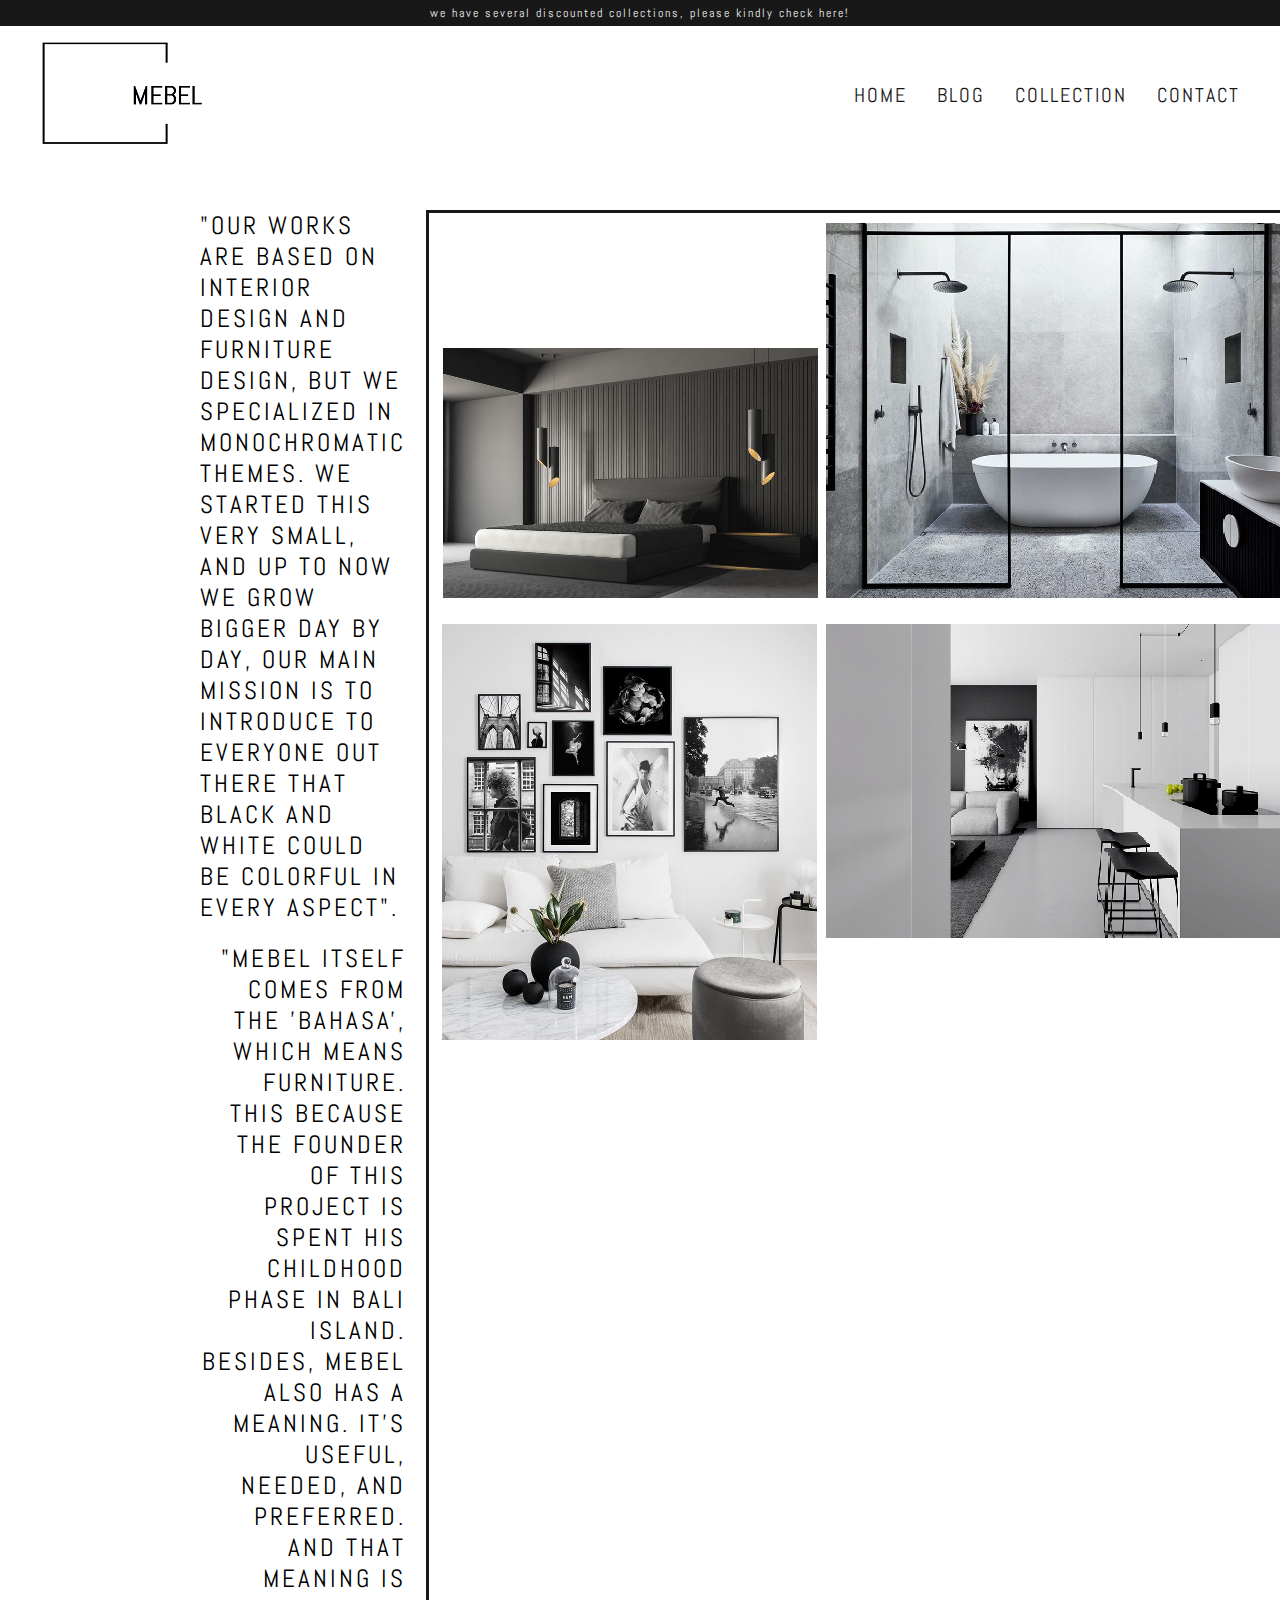
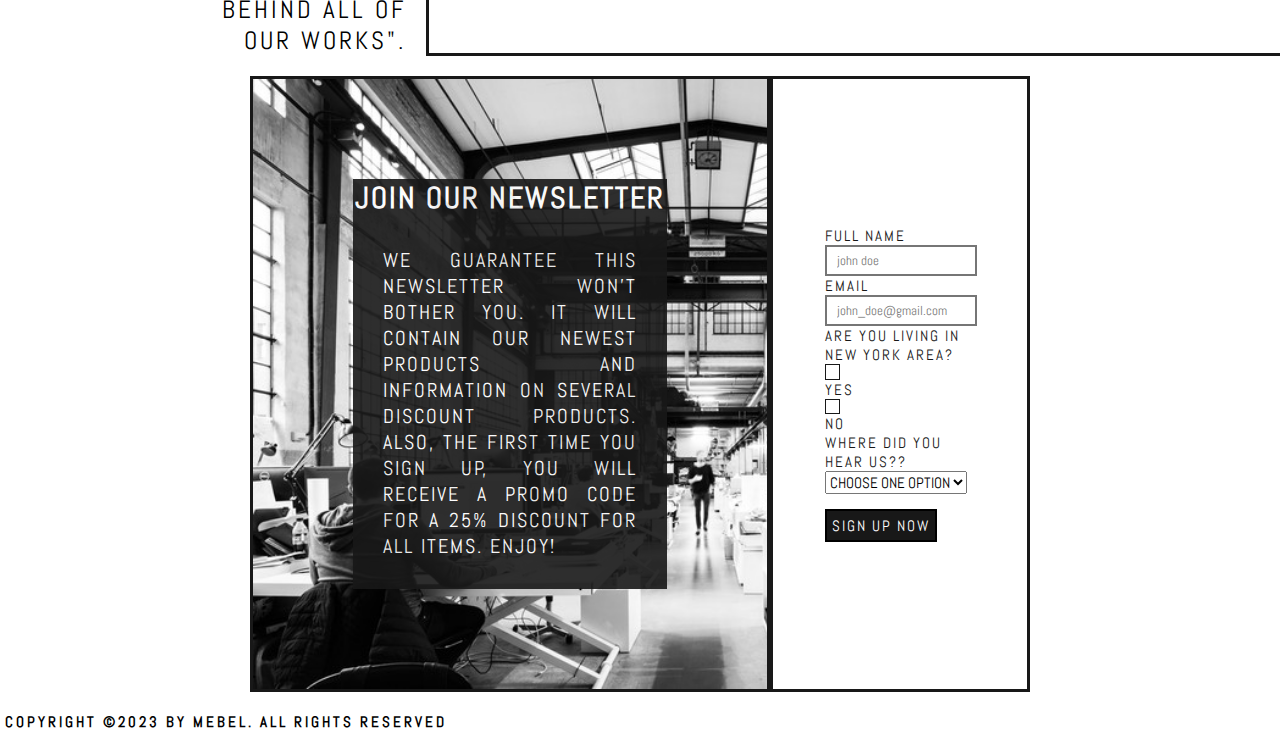
<file: index.html>
<!DOCTYPE html>
<html lang="en">
  <head>
    <meta charset="UTF-8" />
    <meta http-equiv="X-UA-Compatible" content="IE=edge" />
    <meta name="viewport" content="width=device-width, initial-scale=1.0" />
    <title>HOME - MEBEL INC</title>
    <link rel="stylesheet" href="./index.css" />
    <link rel="icon" href="./assets/mebel-logo1-new.png" type="image/x-icon" />
  </head>
  <body>
    <div class="announcement">
      <a href="./collection/index.html">
        we have several discounted collections, please kindly check here!
      </a>
    </div>

    <div class="navigation">
      <div class="navigation-logo">
        <a href="./index.html">
          <img class="logo" src="./assets/mebel-newlogo.png" alt="logomebel" />
        </a>
      </div>
      <ul class="navigation-menubar">
        <li>
          <a href="./index.html">HOME</a>
        </li>
        <li>
          <a href="./blog/index.html">BLOG</a>
        </li>
        <li>
          <a href="./collection/index.html">COLLECTION</a>
        </li>
        <li>
          <a href="./contact/index.html">CONTACT</a>
        </li>
      </ul>
    </div>

    <div class="grid-container">
      <div class="textbox1">
        <p>
          "our works are based on interior design and furniture design, but we
          specialized in monochromatic themes. we started this very small, and
          up to now we grow bigger day by day, our main mission is to introduce
          to everyone out there that black and white could be colorful in every
          aspect".
        </p>
      </div>
      <div class="textbox2">
        <p>
          "mebel itself comes from the 'bahasa', which means furniture. this
          because the founder of this project is spent his childhood phase in
          bali island. besides, mebel also has a meaning. it's useful, needed,
          and preferred. and that meaning is behind all of our works".
        </p>
      </div>
      <div class="collageimage">
        <div class="picture1">
          <img src="./assets/collageimage1.png" alt="collage1" />
        </div>
        <div class="picture2">
          <img src="./assets/collageimage2.png" alt="collage2" />
        </div>
      </div>
    </div>

    <div class="formsection">
      <div class="textbox3">
        <h2>JOIN OUR NEWSLETTER</h2>
        <p>
          we guarantee this newsletter won't bother you. it will contain our
          newest products and information on several discount products. also,
          the first time you sign up, you will receive a promo code for a 25%
          discount for all items. enjoy!
        </p>
      </div>
      <div class="signup">
        <form name="sign up">
          <div>
            <label for="name">FULL NAME</label>
            <input
              type="text"
              name="name"
              id="name"
              placeholder="john doe"
              required
            />
          </div>

          <div>
            <label for="email">EMAIL</label>
            <input
              type="email"
              name="email"
              id="email"
              placeholder="john_doe@gmail.com"
              required
            />
          </div>

          <div class="radioselection">
            <p>ARE YOU LIVING IN NEW YORK AREA?</p>
            <div class="selector">
              <input
                type="radio"
                id="yes"
                name="isnewyork"
                value="millenials"
              />
              <label for="yes">YES</label>
              <input type="radio" id="no" name="isnewyork" value="genz" />
              <label for="no">NO</label>
            </div>
          </div>
          <div>
            <label for="select-where">WHERE DID YOU HEAR US??</label>
            <select id="select-where" name="select-where" required>
              <option value="">CHOOSE ONE OPTION</option>
              <option value="friends">FRIENDS</option>
              <option value="family">FAMILY</option>
              <option value="podcast">PODCAST</option>
              <option value="youtube">YOUTUBE</option>
              <option value="marketplace">MARKETPLACE</option>
            </select>
          </div>
          <div class="button-container">
            <button class="button" type="submit">SIGN UP NOW</button>
          </div>
        </form>
      </div>
    </div>

    <footer class="footer">
      <p class="copyright">
        copyright &copy;2023 by mebel. all rights reserved
      </p>
    </footer>
  </body>
</html>
</file>
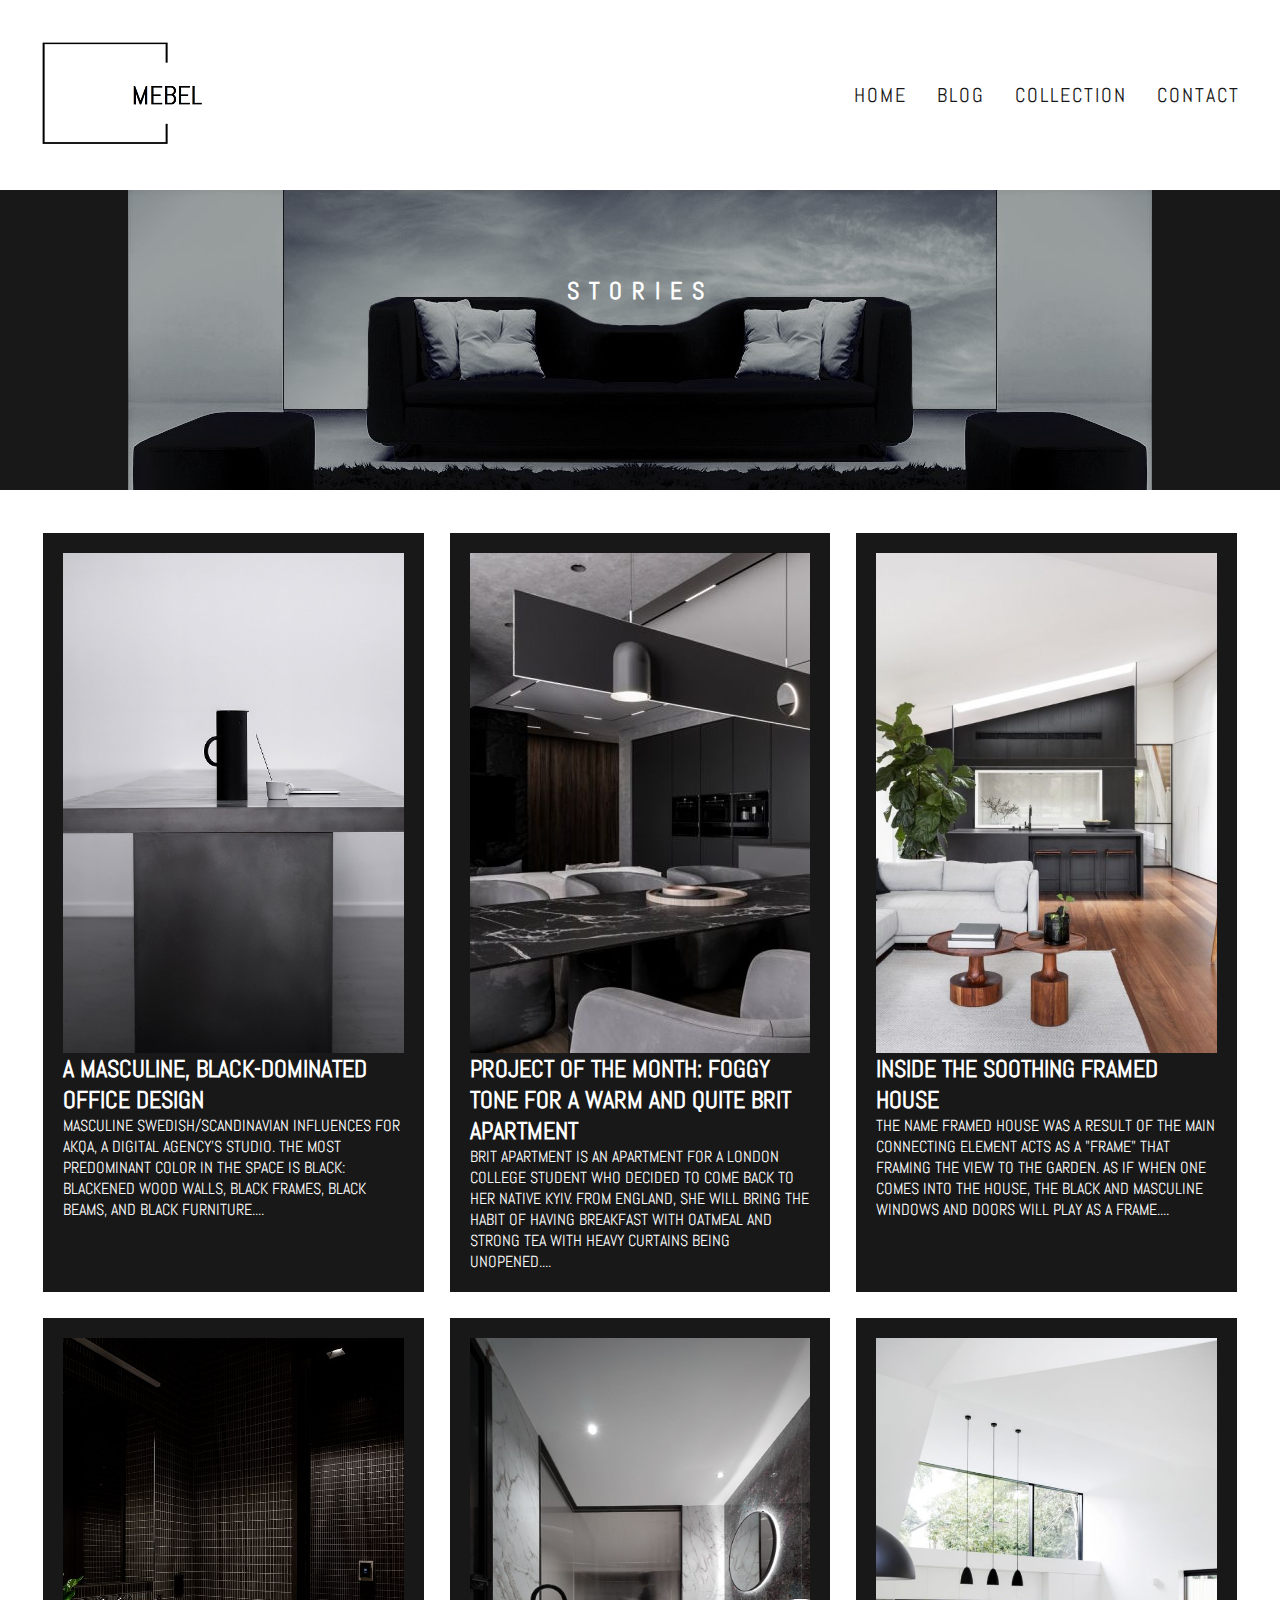
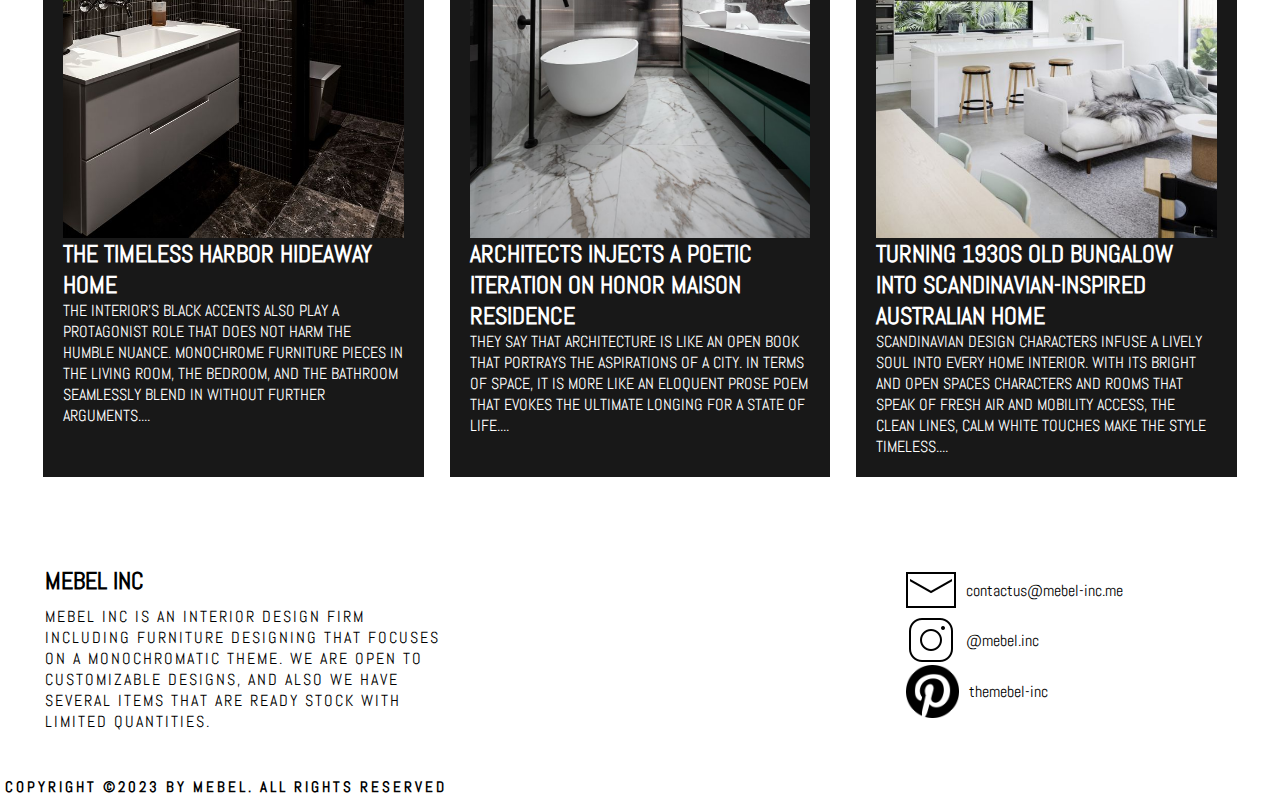
<file: blog/index.html>
<!DOCTYPE html>
<html lang="en">
  <head>
    <meta charset="UTF-8" />
    <meta http-equiv="X-UA-Compatible" content="IE=edge" />
    <meta name="viewport" content="width=device-width, initial-scale=1.0" />
    <title>BLOG - MEBEL INC</title>
    <link rel="stylesheet" href="./index.css" />
    <link rel="icon" href="/assets/mebel-logo1-new.png" type="image/x-icon" />
  </head>
  <body>
    <div class="navigation">
      <div class="navigation-logo">
        <a href="./index.html">
          <img class="logo" src="/assets/mebel-newlogo.png" alt="logomebel" />
        </a>
      </div>
      <ul class="navigation-menubar">
        <li>
          <a href="/index.html">HOME</a>
        </li>
        <li>
          <a href="/blog/index.html">BLOG</a>
        </li>
        <li>
          <a href="./collection/index.html">COLLECTION</a>
        </li>
        <li>
          <a href="./contact/index.html">CONTACT</a>
        </li>
      </ul>
    </div>

    <div class="main-content">
      <section class="header">
        <div class="headingimage-text">
          <h2>stories</h2>
          <img src="/assets/header1.jpg" alt="headingimage" />
        </div>
      </section>

      <section class="content-story">
        <div class="story1">
          <a
            target="_blank"
            rel="noopener noreferrer"
            href="https://www.thedesignstory.com/blog/interior/a-masculine-black-dominated-office-design-by-amos-and-amos"
          >
            <img class="image1" src="/assets/blogimage1.jpg" alt="storyblog1"
          /></a>
          <h2>a masculine, black-dominated office design</h2>
          <p>
            masculine swedish/scandinavian influences for akqa, a digital
            agency's studio. the most predominant color in the space is black:
            blackened wood walls, black frames, black beams, and black
            furniture....
          </p>
        </div>
        <div class="story2">
          <a
            target="_blank"
            rel="noopener noreferrer"
            href="https://www.thedesignstory.com/blog/interior/project-of-the-month-foggy-tone-for-a-warm-and-quite-brit-apartment-by-sergey-makhno-architects"
          >
            <img class="image2" src="/assets/blogimage2.jpg" alt="storyblog2"
          /></a>
          <h2>
            project of the month: foggy tone for a warm and quite brit apartment
          </h2>
          <p>
            brit apartment is an apartment for a london college student who
            decided to come back to her native kyiv. from england, she will
            bring the habit of having breakfast with oatmeal and strong tea with
            heavy curtains being unopened....
          </p>
        </div>
        <div class="story3">
          <a
            target="_blank"
            rel="noopener noreferrer"
            href="https://www.thedesignstory.com/blog/interior/inside-the-soothing-framed-house-project-by-luis-gomez-siu-design-studio"
          >
            <img class="image3" src="/assets/blogimage3.jpg" alt="storyblog3"
          /></a>
          <h2>inside the soothing framed house</h2>
          <p>
            the name framed house was a result of the main connecting element
            acts as a "frame" that framing the view to the garden. as if when
            one comes into the house, the black and masculine windows and doors
            will play as a frame....
          </p>
        </div>
        <div class="story4">
          <a
            target="_blank"
            rel="noopener noreferrer"
            href="https://www.thedesignstory.com/blog/architecture/the-timeless-harbor-hideaway-home-project-by-the-up-studio"
          >
            <img class="image4" src="/assets/blogimage4.jpg" alt="storyblog4"
          /></a>
          <h2>the timeless harbor hideaway home</h2>
          <p>
            the interior's black accents also play a protagonist role that does
            not harm the humble nuance. monochrome furniture pieces in the
            living room, the bedroom, and the bathroom seamlessly blend in
            without further arguments....
          </p>
        </div>
        <div class="story5">
          <a
            target="_blank"
            rel="noopener noreferrer"
            href="https://www.thedesignstory.com/blog/interior/news-wang-rui-architects-injects-a-poetic-iteration-on-honor-maison-residence-in-beijing"
          >
            <img class="image5" src="/assets/blogimage5.jpg" alt="storyblog5"
          /></a>
          <h2>
            architects injects a poetic iteration on honor maison residence
          </h2>
          <p>
            they say that architecture is like an open book that portrays the
            aspirations of a city. in terms of space, it is more like an
            eloquent prose poem that evokes the ultimate longing for a state of
            life....
          </p>
        </div>
        <div class="story6">
          <a
            target="_blank"
            rel="noopener noreferrer"
            href="https://www.thedesignstory.com/blog/architecture/turning-1930s-old-bungalow-into-scandinavian-inspired-australian-home-project-by-studio-prineas"
          >
            <img class="image6" src="/assets/blogimage6.jpg" alt="storyblog6"
          /></a>
          <h2>
            turning 1930s old bungalow into scandinavian-inspired australian
            home
          </h2>
          <p>
            scandinavian design characters infuse a lively soul into every home
            interior. with its bright and open spaces characters and rooms that
            speak of fresh air and mobility access, the clean lines, calm white
            touches make the style timeless....
          </p>
        </div>
      </section>
    </div>

    <section class="minor-content">
      <div class="about-contact">
        <div class="about">
          <h2>MEBEL INC</h2>
          <p>
            MEBEL INC IS AN INTERIOR DESIGN FIRM INCLUDING FURNITURE DESIGNING
            THAT FOCUSES ON A MONOCHROMATIC THEME. WE ARE OPEN TO CUSTOMIZABLE
            DESIGNS, AND ALSO WE HAVE SEVERAL ITEMS THAT ARE READY STOCK WITH
            LIMITED QUANTITIES.
          </p>
        </div>
        <div class="contactus">
          <ul>
            <li>
              <a>
                <img class="icon" src="/assets/icon-mail.png" />
                contactus@mebel-inc.me
              </a>
            </li>
            <li>
              <a>
                <img class="icon" src="/assets/icon-instagram.png" />
                @mebel.inc
              </a>
            </li>
            <li>
              <a>
                <img
                  class="icon"
                  src="/assets/icon-pinterest.png"
                  style="width: 16%"
                />
                themebel-inc
              </a>
            </li>
          </ul>
        </div>
      </div>
      <footer class="footer">
        <p class="copyright">
          copyright &copy;2023 by mebel. all rights reserved
        </p>
      </footer>
    </section>
  </body>
</html>
</file>
<file: index.css>
@import url("https://fonts.googleapis.com/css2?family=Abel&display=swap");

* {
  margin: 0;
  padding: 0;
  box-sizing: border-box;
}

body {
  /* margin: 0; */
  background-color: white;
}

/* ANNOUNCEMENT BAR */

.announcement {
  display: flex;
  position: fixed;
  justify-content: center;
  align-items: center;
  z-index: 1;
  width: 100%;
  background-color: #181818;
  padding: 5px;
}

.announcement a {
  color: whitesmoke;
  font-family: "Abel", sans-serif;
  font-size: 12px;
  letter-spacing: 2px;
  text-decoration: none;
  position: relative;
  display: block;
}

.announcement a:before,
.announcement a::after {
  content: "";
  position: absolute;
  width: 0;
  height: 1px;
  top: 60%;
  background: #c0c5cd;
}

.announcement a:hover::before {
  background: #c0c5cd;
  width: 100%;
  transition: 1s;
}

/* NAVIGATION BAR */

.navigation {
  display: grid;
  grid-template-columns: 1fr 1fr;
  padding: 40px;
}

ul.navigation-menubar {
  display: flex;
  list-style: none;
  align-items: center;
  justify-content: flex-end;
  gap: 30px;
}

ul.navigation-menubar li a {
  text-decoration: none;
  font-family: "Abel", sans-serif;
  color: #181818;
  font-size: 20px;
  letter-spacing: 2px;
}

ul.navigation-menubar li a:hover {
  text-decoration: underline;
  text-decoration-thickness: 1px;
}

/* GRID CONTAINER */

.grid-container {
  display: grid;
  grid-template-columns: 1fr 1fr;
  grid-template-rows: 1fr 1fr;
  padding: 20px 200px;
  gap: 20px;
}

.textbox1 {
  /* grid-column: 1 / 2;
  grid-row: 1 / 2; */
  display: grid;
}

.textbox2 {
  grid-column: 1 / 2;
  grid-row: 2 / 3;
}

.textbox1 p {
  /* display: flex;
  flex-direction: column; */
  align-self: end;
  font-family: "Abel", sans-serif;
  font-size: 25px;
  font-weight: 200;
  letter-spacing: 3px;
  text-transform: uppercase;
}

.textbox2 p {
  /* display: flex; */
  text-align: end;
  font-family: "Abel", sans-serif;
  font-size: 25px;
  font-weight: 200;
  letter-spacing: 3px;
  text-transform: uppercase;
}

.collageimage {
  border-style: solid;
  border-color: #181818;
  grid-row: 1 / 3;
  /* padding-top: 30px; */
  padding-left: 3px;
}

/* CONTAINER FORM */

.formsection {
  display: grid;
  grid-template-columns: 2fr 1fr;
  padding: 0 250px 20px;
}

.textbox3 {
  display: flex;
  flex-direction: column;
  justify-content: center;
  text-align: justify;
  border-style: solid;
  border-color: #181818;
  color: white;
  background-image: url(./assets/officeimage.jpg);
  background-repeat: no-repeat;
  background-size: cover;
  padding: 100px;
  font-family: "Abel", sans-serif;
  font-size: 20px;
  letter-spacing: 2px;
}

.textbox3 h2 {
  text-align: center;
  border-style: none;
  background-color: #181818;
  opacity: 0.9;
}

.textbox3 p {
  text-transform: uppercase;
  border-style: none;
  padding: 30px;
  background-color: #181818;
  opacity: 0.9;
}

.signup {
  display: flex;
  flex-direction: column;
  justify-content: center;
  padding: 20% 20%;
  border-style: solid;
  color: #181818;
  font-family: "Abel", sans-serif;
  letter-spacing: 2px;
  font-size: 15px;
}

.radioselection {
  display: flex;
  flex-direction: column;
}

.button {
  border-style: solid;
  color: white;
  background-color: #181818;
  padding: 5px;
  font-family: "Abel", sans-serif;
  letter-spacing: 2px;
  font-size: 15px;
}

.signup input {
  font-family: "Abel", sans-serif;
  border-style: solid;
  color: #181818;
  padding: 5px 10px;
  display: block;
}

input[type="radio"] {
  border: 1px solid #181818;
  padding: 0.5em;
  -webkit-appearance: none;
}

input[type="radio"]:checked {
  background-color: #181818;
}

input[type="radio"]:focus {
  outline-color: transparent;
}

select {
  font-family: "Abel", sans-serif;
  margin-bottom: 15px;
  font-size: 15px;
}

.select-where {
  letter-spacing: 2px;
  -webkit-appearance: none;
  border: 1px solid #181818;
}

/* FOOTER */

footer {
  font-size: 15px;
  font-weight: bold;
  font-family: "Abel", sans-serif;
  letter-spacing: 3px;
  margin-left: 5px;
  text-transform: uppercase;
}
</file>
<file: blog/index.css>
@import url("https://fonts.googleapis.com/css2?family=Abel&display=swap");

* {
  margin: 0;
  padding: 0;
  box-sizing: border-box;
}

body {
  background-color: white;
}

/* NAVIGATION BAR */

.navigation {
  display: grid;
  grid-template-columns: 1fr 1fr;
  padding: 40px;
}

ul.navigation-menubar {
  display: flex;
  list-style: none;
  align-items: center;
  justify-content: flex-end;
  gap: 30px;
}

ul.navigation-menubar li a {
  text-decoration: none;
  font-family: "Abel", sans-serif;
  color: #181818;
  font-size: 20px;
  letter-spacing: 2px;
}

ul.navigation-menubar li a:hover {
  text-decoration: underline;
  text-decoration-thickness: 1px;
}

/* HEADER */

.main-content {
  display: flex;
  flex-direction: column;
  /* gap: 50px; */
}

.header {
  background-color: #181818;
  position: relative;
}

.headingimage-text {
  display: flex;
  flex-direction: row;
  align-items: center;
  justify-content: center;
}

.header h2 {
  color: white;
  font-family: "Abel", sans-serif;
  text-transform: uppercase;
  letter-spacing: 10px;
  position: absolute;
  padding-bottom: 100px;
}

/* MAIN CONTENT */

.content-story img {
  width: 100%;
  height: 100%;
  object-fit: cover;
}

.content-story {
  display: grid;
  grid-template-columns: 1fr 1fr 1fr;
  padding: 40px;
  gap: 20px;
  text-transform: uppercase;
  font-family: "Abel", sans-serif;
  color: white;
}

.content-story > * {
  display: grid;
  grid-template-rows: 500px min-content min-content;
  border-style: solid;
  padding: 20px;
  background-color: #181818;
}

/* MINOR CONTENT */

.about-contact {
  display: grid;
  grid-template-columns: 1fr 1fr;
  font-family: "Abel", sans-serif;
  list-style: none;
  padding: 45px;
}

.contactus {
  display: flex;
  flex-direction: column;
  align-items: end;
}

.contactus ul {
  list-style: none;
}

.contactus ul li a {
  display: flex;
  align-items: center;
  gap: 10px;
}

.about {
  display: flex;
  flex-direction: column;
  gap: 10px;
}

.about p {
  padding-right: 200px;
  letter-spacing: 2px;
}

/* FOOTER */

.footer {
  font-size: 15px;
  font-weight: bold;
  font-family: "Abel", sans-serif;
  letter-spacing: 3px;
  margin-left: 5px;
  text-transform: uppercase;
}
</file>
